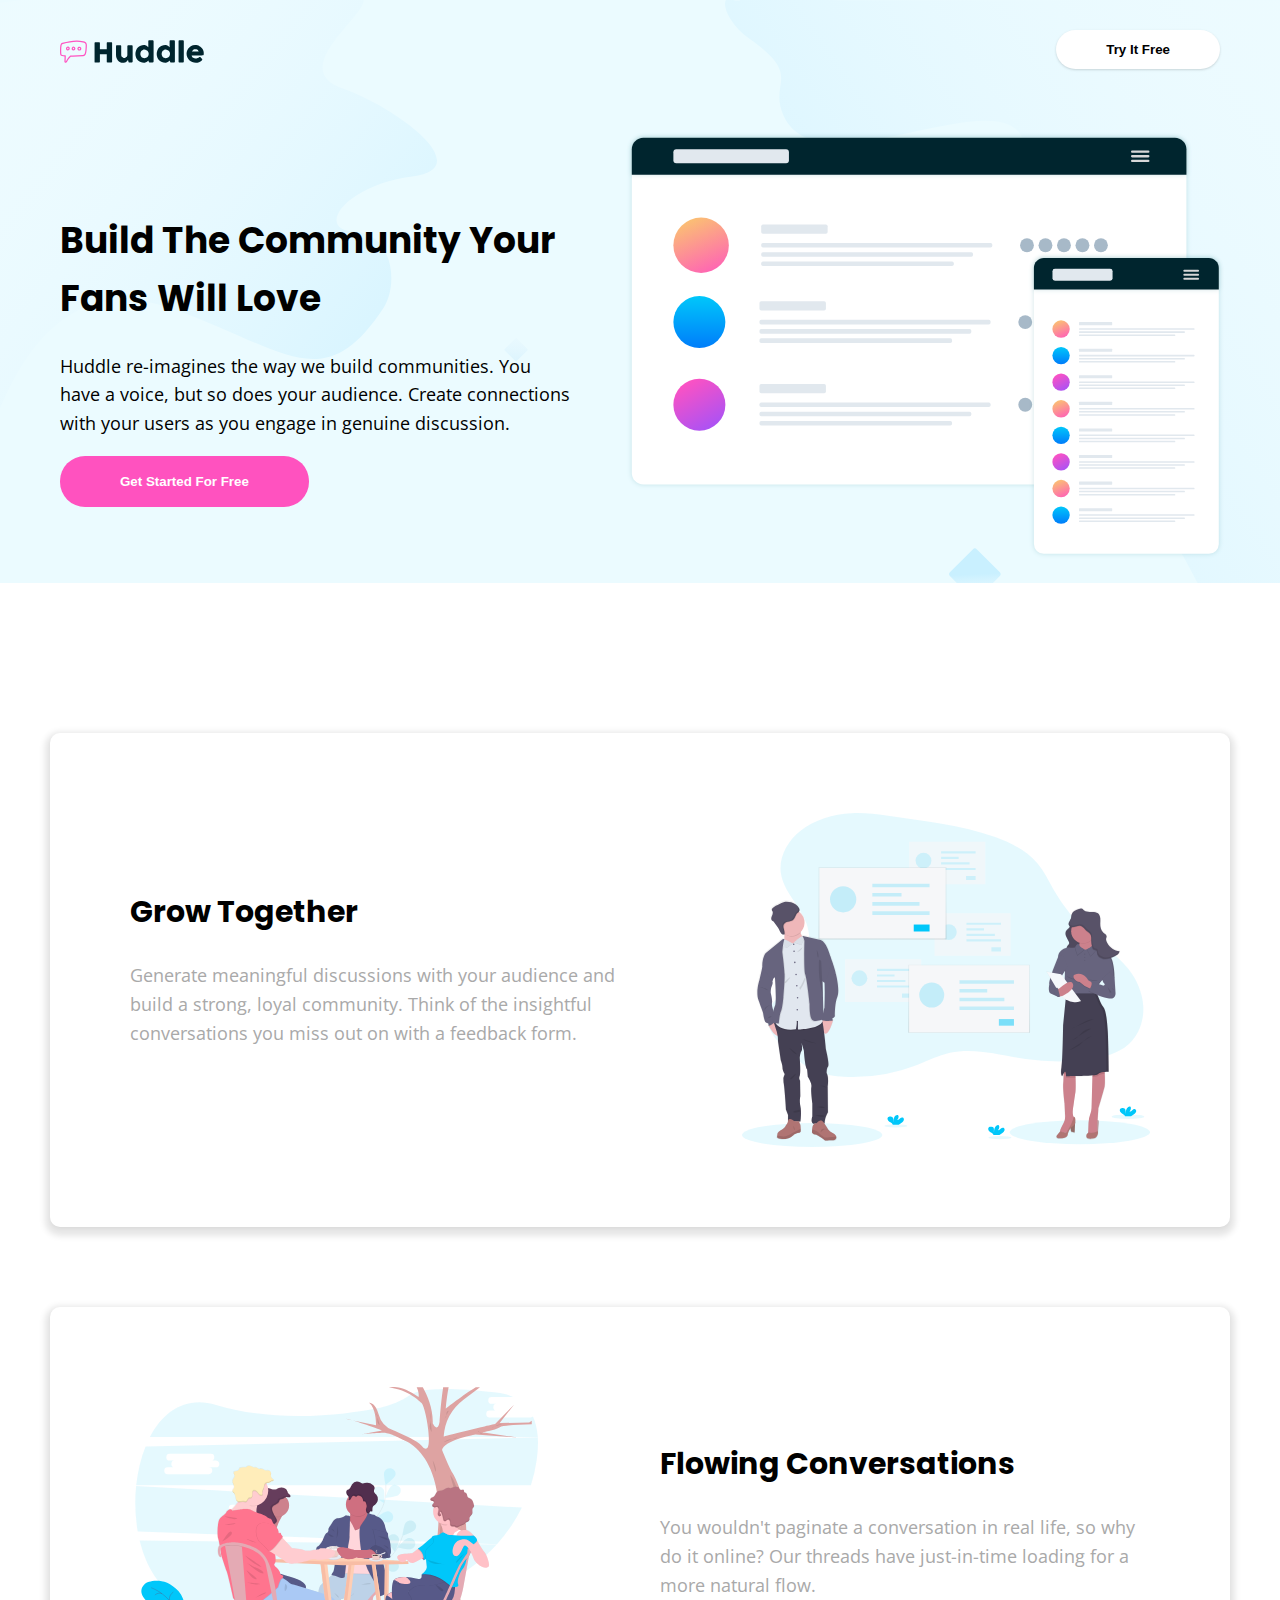
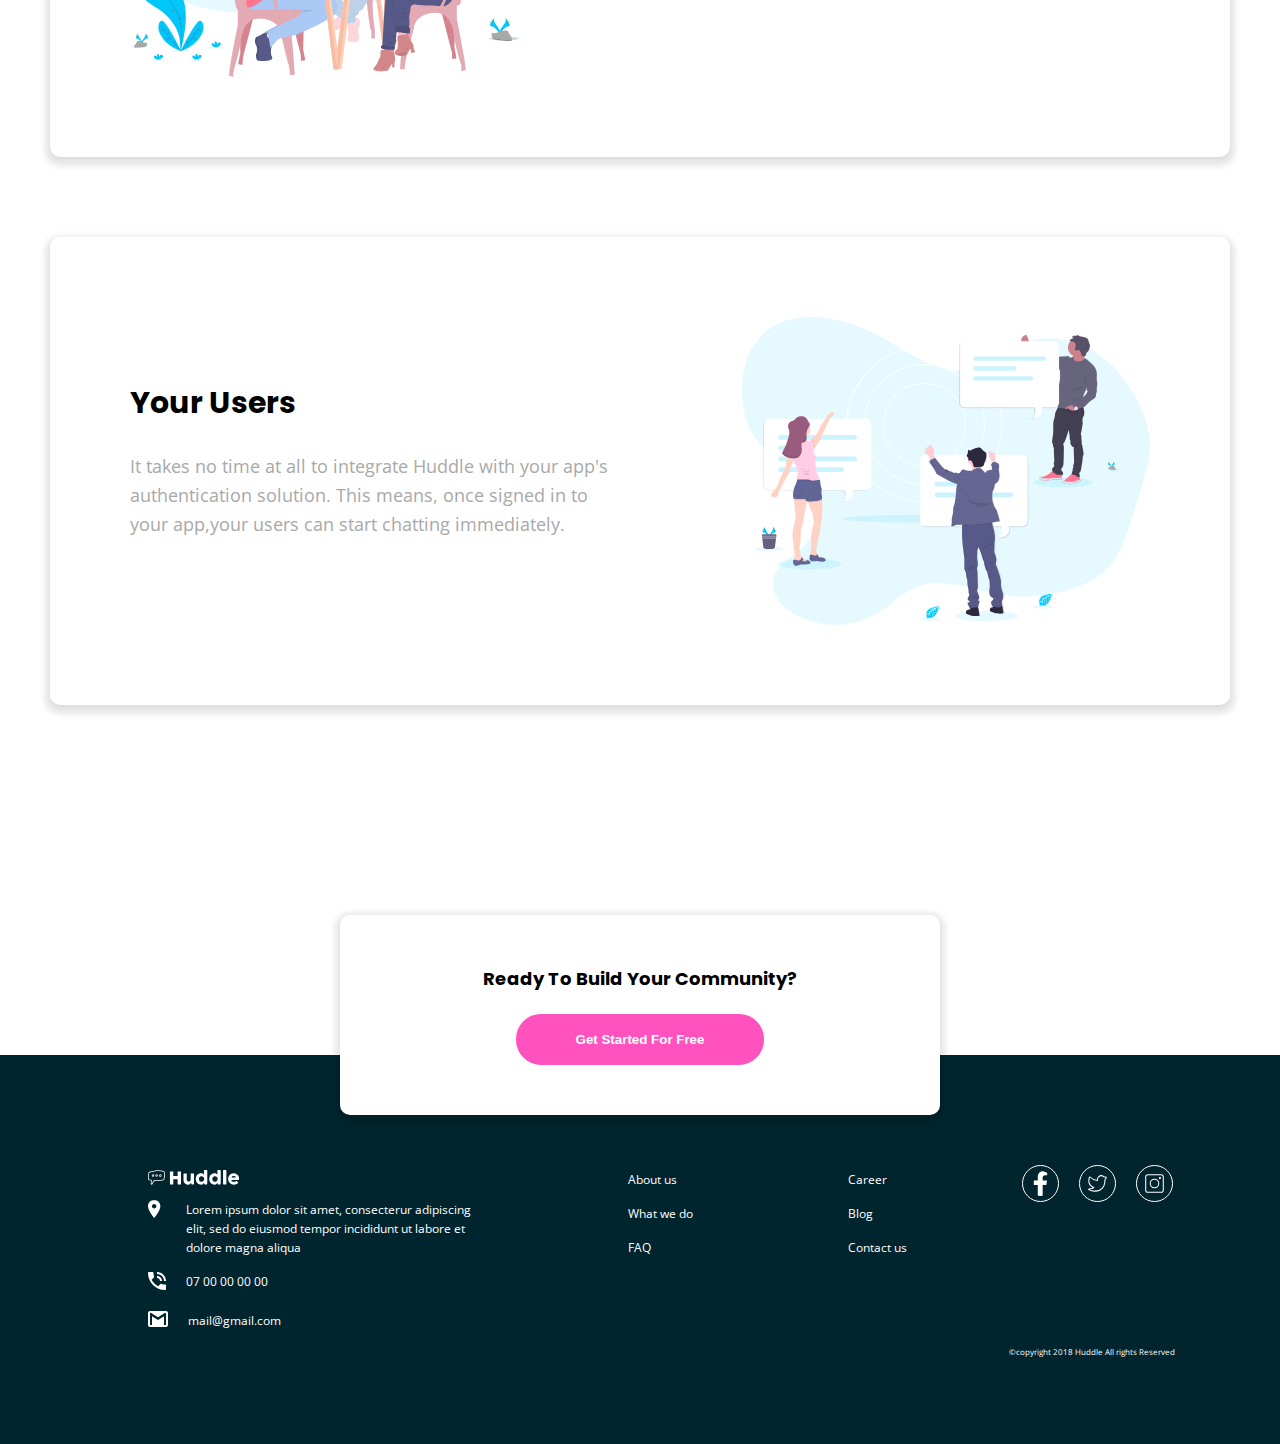
<file: index.html>
<!DOCTYPE html>
<html lang="en">
<head>
    <meta charset="UTF-8">
    <meta name="viewport" content="width=device-width, initial-scale=1.0">
    <link rel="stylesheet" href="footer.css" />
    <link rel="preconnect" href="https://fonts.googleapis.com" />
    <link rel="preconnect" href="https://fonts.gstatic.com" crossorigin />
    <link
      href="https://fonts.googleapis.com/css2?family=Open+Sans&display=swap"
      rel="stylesheet"
    />
    <link rel="preconnect" href="https://fonts.googleapis.com" />
    <link rel="preconnect" href="https://fonts.gstatic.com" crossorigin />
    <link
      href="https://fonts.googleapis.com/css2?family=Open+Sans&display=swap"
      rel="stylesheet"
    />
    <link rel="stylesheet" href="style.css" />
    <link rel="stylesheet" href="header.css" />
    <link
      href="https://fonts.googleapis.com/css2?family=Poppins:wght@100;400&display=swap"
      rel="stylesheet"
    />
    <title>Huddle | </title>
    <meta name="description" content="Huddle re-imagines the way we build communities. 
    You have a voice, but so does your audience. 
    Create connections with your users as you engage in genuine discussion.">
</head>
<body>
  <div class="allbutfooter">
    <header>
        <div class="header_haut">
          <div>
            <img src="images/logo.svg" class="logo" alt="Logo Huddle" />
          </div>
          <div>
            <button class="open-button" onclick="openForm()">Try It Free</button>
            <div class="form-popup" id="myForm">
                <div class="popup-content">
              <form action="" class="form-container">
                <div>
                  <button type="button" class="btn cancel" onclick="closeForm()">
                    ✖
                  </button>
                  <h2>Inscription</h2>
                </div>
  
                <div class="field">
                  <label for="lastname">Nom</label>
                  <input
                    placeholder="Renseignez votre nom"
                    type="text"
                    name="lastname"
                    id="lastname"
                  />
                </div>
                <div class="field">
                  <label for="firstname">Prénom</label>
                  <input
                    placeholder="Renseignez votre prénom"
                    type="text"
                    name="firstname"
                    id="firstname"
                  />
                </div>
  
                <label for="email"><b>Email</b></label>
                <input
                  type="text"
                  placeholder="Renseignez votre adresse mail"
                  name="email"
                  required
                  autocomplete="email"
                  id="email"
                />
  
                <label for="psw"><b>Mot de passe</b></label>
                <input
                  type="password"
                  placeholder="Choississez un mot de passe"
                  name="psw"
                  id="psw"
                  required
                />
                <button type="submit" class="btn">S'inscrire</button>
              </form>
            </div>
            </div>
          </div>
        </div>
        <div class="header_bas">
          <div class="bloc">
            <h1>Build The Community Your Fans Will Love</h1>
            <p>
              Huddle re-imagines the way we build communities. You have a voice,
              but so does your audience. Create connections with your users as you
              engage in genuine discussion.
            </p>
            <button class="pink-btn" alt="bouton commencer gratuitement">
              Get Started For Free
            </button>
          </div>
          <div class="grande_image">
            <img
              src="images/illustration_mockups.svg"
              id="image_mockup"
              alt="Image de mockup d'écran d'ordinateur et de téléphone"
            />
          </div>
        </div>
      </header>
      <div class="firstBox">
        <div class="textBox">
          <h2 class="title-card">Grow Together</h2>
          <h4 class="textContent">
            Generate meaningful discussions with your audience and build a strong,
            loyal community. Think of the insightful conversations you miss out on
            with a feedback form.
          </h4>
        </div>
        <img
          src="images/illustration_grow_together.svg"
          alt="Grow Together"
          class="img-card"
        />
      </div>
      <div class="secondBox">
        <div class="secondTextBox">
          <h2 class="title-card">Flowing Conversations</h2>
          <h4 class="textContent">
            You wouldn't paginate a conversation in real life, so why do it
            online? Our threads have just-in-time loading for a more natural flow.
          </h4>
        </div>
        <img
          src="images/illustration_flowing_conversation.svg"
          alt="Flowing Conversations"
          class="img-card"
        />
      </div>
      <div class="thirdBox">
        <div class="thirdTextBox">
          <h2 class="title-card">Your Users</h2>
          <h4 class="textContent">
            It takes no time at all to integrate Huddle with your app's
            authentication solution. This means, once signed in to your app,your
            users can start chatting immediately.
          </h4>
        </div>
        <img
          src="images/illustration_your_users.svg"
          alt="Your Users"
          class="img-card"
        />
      </div>
      <div class="floatContainer">
        <div class="floatMessage">
        Ready To Build Your Community?
      </div>
        <button id="sticky-btn">Get Started For Free</button>
      </div>
    </div>
    <footer>
        <div class="container">
          <div class="colun">
            <ul>
              <li>
                <svg
                  class="logo-huddle"
                  width="95"
                  viewBox="0 0 250 40"
                  xmlns="http://www.w3.org/2000/svg">
                  <g fill-rule="nonzero" fill="none">
                    <path
                      fill="#ffffff"
                      d="M27.967.879C20.242.875 12.182 2.615 4.047 4.872c-1.033.208-2.041.884-2.574 1.72C.983 7.38.805 8.171.652 9c-.79 4.428-.694 8.776-.53 13.594.036 1.103.2 2.41.715 3.205.538.803 1.46 1.313 2.561 1.48a95.99 95.99 0 0 0 4.232.525l-.312 8.698c-.048.692.29 1.267.71 1.598.376.286.795.413 1.225.445.86.065 1.869-.303 2.37-1.257 2.195-4.224 3.572-6.089 6.317-8.895 7.158.176 13.407-.222 20.482-.745 2.501-.065 4.218-2.11 4.672-3.743 1.357-4.232 1.568-9.456 1.712-14.737.061-2.093-.665-4.148-1.95-5.234-1.222-.991-2.702-1.35-4.058-1.718C35.031 1.363 31.263.905 27.967.879zm10.29 3.31c1.358.369 2.555.724 3.31 1.337 1.26 1.339 1.218 2.23 1.2 3.675-.142 5.122-.388 10.093-1.544 13.86-.498 1.405-1.366 2.405-3.006 2.556-7.208.533-13.462.945-20.707.739a1.032 1.032 0 0 0-.763.302c-3.044 3.074-4.601 5.21-6.921 9.676-.054.102-.171.164-.315.175-.097-.005-.136-.08-.142-.148l.314-9.432c.019-.509-.401-.995-.907-1.05a95.48 95.48 0 0 1-5.06-.62c-.726-.111-.994-.31-1.193-.606-.346-.825-.338-1.335-.365-2.128-.162-4.775-.242-8.948.491-13.1.068-.614.298-1.242.542-1.767.404-.632 1.023-.725 1.644-.897 7.956-2.197 15.74-3.84 23.068-3.845 3.592.13 7.364.49 10.354 1.273zm-27.479 8.09c-1.096 1.313-.987 3.096-.14 4.29.442.625 1.132 1.128 1.972 1.242 1.091.09 1.783-.352 2.53-.86 1.353-1.176 1.49-3.228.461-4.71-.524-.755-1.362-1.208-2.218-1.24-1.172.012-1.968.535-2.605 1.277zm11.856-1.072c-1.092.035-1.975.791-2.514 1.607-.617.933-.977 2.101-.478 3.246.96 2.203 4.277 2.176 5.6-.063.61-1.032.454-2.205 0-3.056-.452-.85-1.136-1.543-2.131-1.702a2.494 2.494 0 0 0-.477-.032zm9.625.207c-.34-.008-.69.024-1.018.111-1.312.35-2.429 1.704-2.26 3.437.086.872.487 1.722 1.21 2.308.723.585 1.773.847 2.88.62 1.272-.26 2.06-1.285 2.323-2.275.263-.99.197-1.999-.414-2.817a3.47 3.47 0 0 0-2.72-1.384zm-18.965 1.623c.245.002.438.08.637.366.445.642.321 1.615-.128 2.005-.447.39-.726.424-.922.398-.196-.027-.395-.162-.573-.414-.34-.48-.44-1.256.007-1.81.238-.316.675-.513.98-.545zm9.483.223c.038.006.464.253.668.636.204.383.242.739.048 1.066-.577.976-1.804.712-1.99.287-.07-.162-.017-.813.32-1.32.335-.509.757-.7.954-.67zm10.564.748c.062.083.213.64.096 1.082-.118.442-.31.715-.78.811-.602.124-.94 0-1.193-.207-.254-.205-.425-.552-.462-.923-.09-.92.24-1.133.764-1.273.61-.15 1.3.112 1.575.51z"
                      fill="#FF52C1"/>
                    <path
                      fill="#ffffff"
                      d="M57.61 4.996c.016-.26.111-.494.287-.701a.875.875 0 0 1 .701-.31h6.826c.23 0 .467.096.712.287a.883.883 0 0 1 .368.724v10.893h11.421V4.996c0-.276.096-.513.287-.712.192-.2.44-.3.747-.3h6.734c.306 0 .574.077.804.23.23.154.345.399.345.736V37.1c0 .337-.1.59-.3.758-.198.169-.459.253-.78.253h-6.803c-.306 0-.555-.084-.747-.253-.191-.168-.287-.42-.287-.758V24.047H66.504V37.1c0 .322-.104.57-.31.747-.207.176-.487.264-.84.264h-6.756c-.643 0-.972-.299-.988-.896V4.996zm62.875 32.725c-.199.168-.41.275-.632.321a3.123 3.123 0 0 1-.631.07h-3.47c-.276 0-.514-.05-.713-.15-.2-.1-.368-.234-.506-.402a2.384 2.384 0 0 1-.344-.575 4.884 4.884 0 0 1-.23-.666l-.712-2.942c-.23.475-.563 1.015-1 1.62a8.495 8.495 0 0 1-1.666 1.7c-.674.53-1.479.974-2.413 1.334-.935.36-2.007.54-3.218.54-1.746 0-3.332-.337-4.757-1.011a10.904 10.904 0 0 1-3.642-2.758c-1.003-1.164-1.781-2.524-2.332-4.08-.552-1.554-.828-3.213-.828-4.974V10.695c0-.582.127-1.022.38-1.321.252-.299.654-.448 1.206-.448h5.308c.66 0 1.111.11 1.356.333.245.222.368.655.368 1.298v14.96c0 .66.15 1.284.448 1.874.299.59.693 1.11 1.184 1.562.49.452 1.045.809 1.666 1.069.62.26 1.252.39 1.896.39.551 0 1.122-.13 1.712-.39a6.361 6.361 0 0 0 1.631-1.046c.498-.436.908-.95 1.23-1.54.322-.59.482-1.214.482-1.872V10.626c0-.26.05-.52.15-.781.1-.26.249-.46.448-.598.199-.122.387-.206.563-.252.176-.046.38-.07.609-.07h5.194c.658 0 1.133.162 1.424.483.291.322.437.751.437 1.287v25.716c0 .29-.065.559-.195.804s-.31.437-.54.574l.137-.068zm26.681-3.172c-.414.414-.87.858-1.367 1.333-.498.475-1.046.92-1.643 1.333a9.3 9.3 0 0 1-1.93 1.023 6.097 6.097 0 0 1-2.23.402c-2.083 0-4.002-.39-5.757-1.172a13.777 13.777 0 0 1-4.527-3.206c-1.264-1.356-2.252-2.953-2.964-4.792-.713-1.838-1.069-3.814-1.069-5.929 0-2.13.356-4.11 1.069-5.94.712-1.83 1.7-3.424 2.964-4.78a13.635 13.635 0 0 1 4.527-3.194c1.755-.774 3.674-1.161 5.757-1.161.843 0 1.613.123 2.31.368a8.51 8.51 0 0 1 1.907.942c.575.383 1.103.816 1.586 1.298.482.483.938.954 1.367 1.414V1.985c0-.49.15-.903.448-1.24.299-.338.747-.506 1.345-.506h5.17c.2 0 .41.042.632.126.222.085.425.203.61.357.183.153.332.337.447.551.115.215.173.452.173.712v34.357c0 1.18-.62 1.77-1.862 1.77h-4.504c-.306 0-.544-.04-.712-.116a1.13 1.13 0 0 1-.426-.333 2.319 2.319 0 0 1-.31-.551 17.13 17.13 0 0 0-.344-.77l-.667-1.793zm-13.214-11.008a8.39 8.39 0 0 0 .471 2.839c.314.88.762 1.643 1.345 2.286a6.384 6.384 0 0 0 2.102 1.528c.82.376 1.728.563 2.724.563.98 0 1.903-.176 2.769-.528a7.058 7.058 0 0 0 2.263-1.46 7.256 7.256 0 0 0 1.552-2.194c.39-.843.609-1.747.655-2.712v-.322a7.26 7.26 0 0 0-.552-2.803 7.427 7.427 0 0 0-1.528-2.344 7.242 7.242 0 0 0-2.298-1.597 6.977 6.977 0 0 0-2.861-.586c-.996 0-1.904.195-2.724.586-.82.39-1.52.923-2.102 1.597a7.236 7.236 0 0 0-1.345 2.344 8.35 8.35 0 0 0-.47 2.803zm48.72 11.008c-.414.414-.87.858-1.368 1.333-.498.475-1.046.92-1.643 1.333a9.3 9.3 0 0 1-1.93 1.023 6.097 6.097 0 0 1-2.23.402c-2.083 0-4.002-.39-5.756-1.172a13.777 13.777 0 0 1-4.528-3.206c-1.263-1.356-2.252-2.953-2.964-4.792-.712-1.838-1.069-3.814-1.069-5.929 0-2.13.357-4.11 1.069-5.94s1.7-3.424 2.964-4.78a13.635 13.635 0 0 1 4.528-3.194c1.754-.774 3.673-1.161 5.756-1.161.843 0 1.613.123 2.31.368a8.51 8.51 0 0 1 1.907.942c.575.383 1.103.816 1.586 1.298.483.483.938.954 1.367 1.414V1.985c0-.49.15-.903.448-1.24.3-.338.747-.506 1.345-.506h5.17c.2 0 .41.042.632.126.223.085.426.203.61.357.183.153.333.337.448.551.114.215.172.452.172.712v34.357c0 1.18-.62 1.77-1.862 1.77h-4.504c-.306 0-.544-.04-.712-.116a1.13 1.13 0 0 1-.425-.333 2.319 2.319 0 0 1-.31-.551 17.13 17.13 0 0 0-.345-.77l-.667-1.793zm-13.215-11.008a8.39 8.39 0 0 0 .471 2.839c.315.88.763 1.643 1.345 2.286a6.384 6.384 0 0 0 2.103 1.528c.82.376 1.727.563 2.723.563.98 0 1.903-.176 2.769-.528a7.058 7.058 0 0 0 2.264-1.46 7.256 7.256 0 0 0 1.55-2.194c.391-.843.61-1.747.656-2.712v-.322a7.26 7.26 0 0 0-.552-2.803 7.427 7.427 0 0 0-1.528-2.344 7.242 7.242 0 0 0-2.298-1.597 6.977 6.977 0 0 0-2.861-.586c-.996 0-1.904.195-2.723.586-.82.39-1.521.923-2.103 1.597a7.236 7.236 0 0 0-1.345 2.344 8.35 8.35 0 0 0-.47 2.803zM197.61 2.008c0-.49.122-.903.367-1.24.246-.338.667-.506 1.264-.506h5.63c.154 0 .315.042.483.126a1.7 1.7 0 0 1 .471.357c.146.153.268.337.368.551.1.215.15.452.15.712v34.334c0 .582-.165 1.022-.495 1.321-.329.299-.754.448-1.275.448h-5.332c-.597 0-1.018-.15-1.264-.448-.245-.299-.367-.74-.367-1.321V2.008zm38.7 32.61a15.31 15.31 0 0 1-4.55 2.907 13.87 13.87 0 0 1-5.355 1.046c-2.1 0-4.083-.383-5.952-1.15a15.494 15.494 0 0 1-4.918-3.182 15.273 15.273 0 0 1-3.355-4.792c-.828-1.838-1.241-3.837-1.241-5.998 0-1.348.164-2.654.494-3.918a15.45 15.45 0 0 1 1.402-3.55 15.055 15.055 0 0 1 2.206-3.045 13.957 13.957 0 0 1 2.907-2.379 14.327 14.327 0 0 1 3.493-1.54 14.084 14.084 0 0 1 3.975-.551c1.272 0 2.505.169 3.7.506 1.195.337 2.318.812 3.367 1.424 1.05.613 2.01 1.349 2.884 2.207a14.896 14.896 0 0 1 2.252 2.815 13.58 13.58 0 0 1 1.46 3.263c.344 1.157.517 2.348.517 3.573 0 .797-.012 1.448-.035 1.954-.023.505-.142.908-.356 1.206-.215.3-.57.506-1.069.62-.498.116-1.23.173-2.194.173h-16.546c.153.98.463 1.8.93 2.46a5.842 5.842 0 0 0 1.62 1.573c.613.391 1.264.67 1.954.84a8.24 8.24 0 0 0 1.953.252c.552 0 1.118-.058 1.7-.172a12.179 12.179 0 0 0 1.69-.46 9.557 9.557 0 0 0 1.493-.667c.452-.252.816-.517 1.092-.792.245-.2.456-.349.632-.449.176-.1.364-.149.563-.149.2 0 .402.07.61.207a4.8 4.8 0 0 1 .7.597l2.436 2.758c.168.2.276.38.322.54.046.161.069.326.069.494 0 .307-.085.571-.253.793a2.89 2.89 0 0 1-.598.586zm-11.054-19.143c-.598 0-1.176.119-1.735.356a6.547 6.547 0 0 0-1.575.954c-.49.398-.93.85-1.321 1.356a8.315 8.315 0 0 0-.954 1.54h11.743a13.536 13.536 0 0 0-1.045-1.655 7.081 7.081 0 0 0-1.287-1.333 5.558 5.558 0 0 0-1.655-.896c-.62-.215-1.344-.322-2.171-.322z"
                      fill="#00252E"/>
                  </g>
                </svg>
              </li>
              <li>
                <a href="https://googlemaps.com" class="lien-maps">
                  <svg xmlns="http://www.w3.org/2000/svg" width="18" height="18">
                    <path
                      d="M6.188 0C2.74 0 0 2.79 0 6.3 0 10.98 6.188 18 6.188 18s6.187-7.02 6.187-11.7c0-3.51-2.74-6.3-6.188-6.3zm0 8.55c-1.238 0-2.21-.99-2.21-2.25s.972-2.25 2.21-2.25c1.237 0 2.21.99 2.21 2.25s-.973 2.25-2.21 2.25z"
                      fill="#FFF" fill-rule="evenodd"/>
                  </svg>
                </a>
                Lorem ipsum dolor sit amet, consecterur adipiscing elit, sed do eiusmod tempor incididunt ut labore et dolore magna aliqua
              <li>
                <a href="tel:00000000">
                  <svg xmlns="http://www.w3.org/2000/svg" width="18" height="18">
                    <path
                      d="M17 12.5c-1.2 0-2.4-.2-3.6-.6-.3-.1-.7 0-1 .2l-2.2 2.2c-2.8-1.4-5.1-3.8-6.6-6.6l2.2-2.2c.3-.3.4-.7.2-1-.3-1.1-.5-2.3-.5-3.5 0-.6-.4-1-1-1H1C.4 0 0 .4 0 1c0 9.4 7.6 17 17 17 .6 0 1-.4 1-1v-3.5c0-.6-.4-1-1-1zM16 9h2c0-5-4-9-9-9v2c3.9 0 7 3.1 7 7zm-4 0h2c0-2.8-2.2-5-5-5v2c1.7 0 3 1.3 3 3z"
                      fill="#FFF"
                      fill-rule="evenodd"/>
                      </svg>
                    </a>
                07 00 00 00 00
              </li>
              <li>
                <a href="mailto:mail@gmail.com">
                  <svg xmlns="http://www.w3.org/2000/svg" width="20" height="18">
                    <path
                      d="M18 0H2C.9 0 0 .9 0 2v12c0 1.1.9 2 2 2h16c1.1 0 2-.9 2-2V2c0-1.1-.9-2-2-2zm0 14h-2V5.2L10 9 4 5.2V14H2V2h1.2L10 6.2 16.8 2H18v12z"
                      fill="#FFF"
                      fill-rule="evenodd"/>
                      </svg>
                    </a>
                mail@gmail.com
              </li>
            </ul>
          </div>
          <div class="coldeux">
            <ul>
              <li><a href="">About us</a></li>
              <li><a href=""> What we do </a></li>
              <li><a href="">FAQ</a></li>
            </ul>
          </div>
          <div class="coltrois">
            <ul>
              <li><a href="">Career</a></li>
              <li><a href="">Blog</a></li>
              <li><a href=""> Contact us </a></li>
            </ul>
          </div>
          <div class="colquatre">
            <a href="https://www.facebook.com/" target="_blank" ><svg class="svgSM" stroke="currentColor" fill="currentColor" stroke-width="0" viewBox="0 0 320 512" height="25px" width="25px" xmlns="http://www.w3.org/2000/svg"><path d="M279.14 288l14.22-92.66h-88.91v-60.13c0-25.35 12.42-50.06 52.24-50.06h40.42V6.26S260.43 0 225.36 0c-73.22 0-121.08 44.38-121.08 124.72v70.62H22.89V288h81.39v224h100.17V288z"></path></svg></a>
            <a href="https://twitter.com/" target="_blank" ><svg class="svgSM" stroke="currentColor" fill="currentColor" stroke-width="0" viewBox="0 0 24 24" height="25px" width="25px" xmlns="http://www.w3.org/2000/svg"><g id="Twitter"><path d="M19.913,5.322a1.034,1.034,0,0,1,.837,1.629L19.708,8.432c-.064,5.086-1.765,8.539-5.056,10.264A10.917,10.917,0,0,1,9.6,19.835a12.233,12.233,0,0,1-6.2-1.524.76.76,0,0,1-.317-.8.768.768,0,0,1,.63-.6,20.6,20.6,0,0,0,3.745-.886C2,13.5,3.19,7.824,3.71,6.081a1.028,1.028,0,0,1,1.729-.422,9.931,9.931,0,0,0,5.995,2.95A4.188,4.188,0,0,1,12.725,5.3a4.125,4.125,0,0,1,5.7.02ZM4.521,17.794c1.862.872,6.226,1.819,9.667.016,2.955-1.549,4.476-4.732,4.521-9.461a.771.771,0,0,1,.142-.436l1.081-1.538-.041-.053c-.518-.007-1.029-.014-1.55,0a.835.835,0,0,1-.547-.221,3.13,3.13,0,0,0-4.383-.072,3.174,3.174,0,0,0-.935,2.87.646.646,0,0,1-.154.545.591.591,0,0,1-.516.205A10.924,10.924,0,0,1,4.722,6.354c-.67,2.078-1.52,7.094,3.869,9.065a.632.632,0,0,1,.416.538.625.625,0,0,1-.3.6A13.178,13.178,0,0,1,4.521,17.794ZM11.875,8.65h0Zm7.793-.161,0,0Z"></path></g></svg></a>
            <a href="https://www.instagram.com/" target="_blank"><svg class="svgSM" stroke="currentColor" fill="currentColor" stroke-width="0" viewBox="0 0 24 24" height="25px" width="25px" xmlns="http://www.w3.org/2000/svg"><g id="Instagram"><g><path d="M18.437,20.937H5.563a2.5,2.5,0,0,1-2.5-2.5V5.563a2.5,2.5,0,0,1,2.5-2.5H18.437a2.5,2.5,0,0,1,2.5,2.5V18.437A2.5,2.5,0,0,1,18.437,20.937ZM5.563,4.063a1.5,1.5,0,0,0-1.5,1.5V18.437a1.5,1.5,0,0,0,1.5,1.5H18.437a1.5,1.5,0,0,0,1.5-1.5V5.563a1.5,1.5,0,0,0-1.5-1.5Z"></path><path d="M12,16.594A4.595,4.595,0,1,1,16.6,12,4.6,4.6,0,0,1,12,16.594ZM12,8.4A3.595,3.595,0,1,0,15.6,12,3.6,3.6,0,0,0,12,8.4Z"></path><circle cx="17.2" cy="6.83" r="1.075"></circle></g></g></svg></a>
          </div>
        </div>
        <p class="copyright">©copyright 2018 Huddle All rights Reserved</p>
      </footer> 
</body>
<script src="script.js"></script>
</html>
</file>
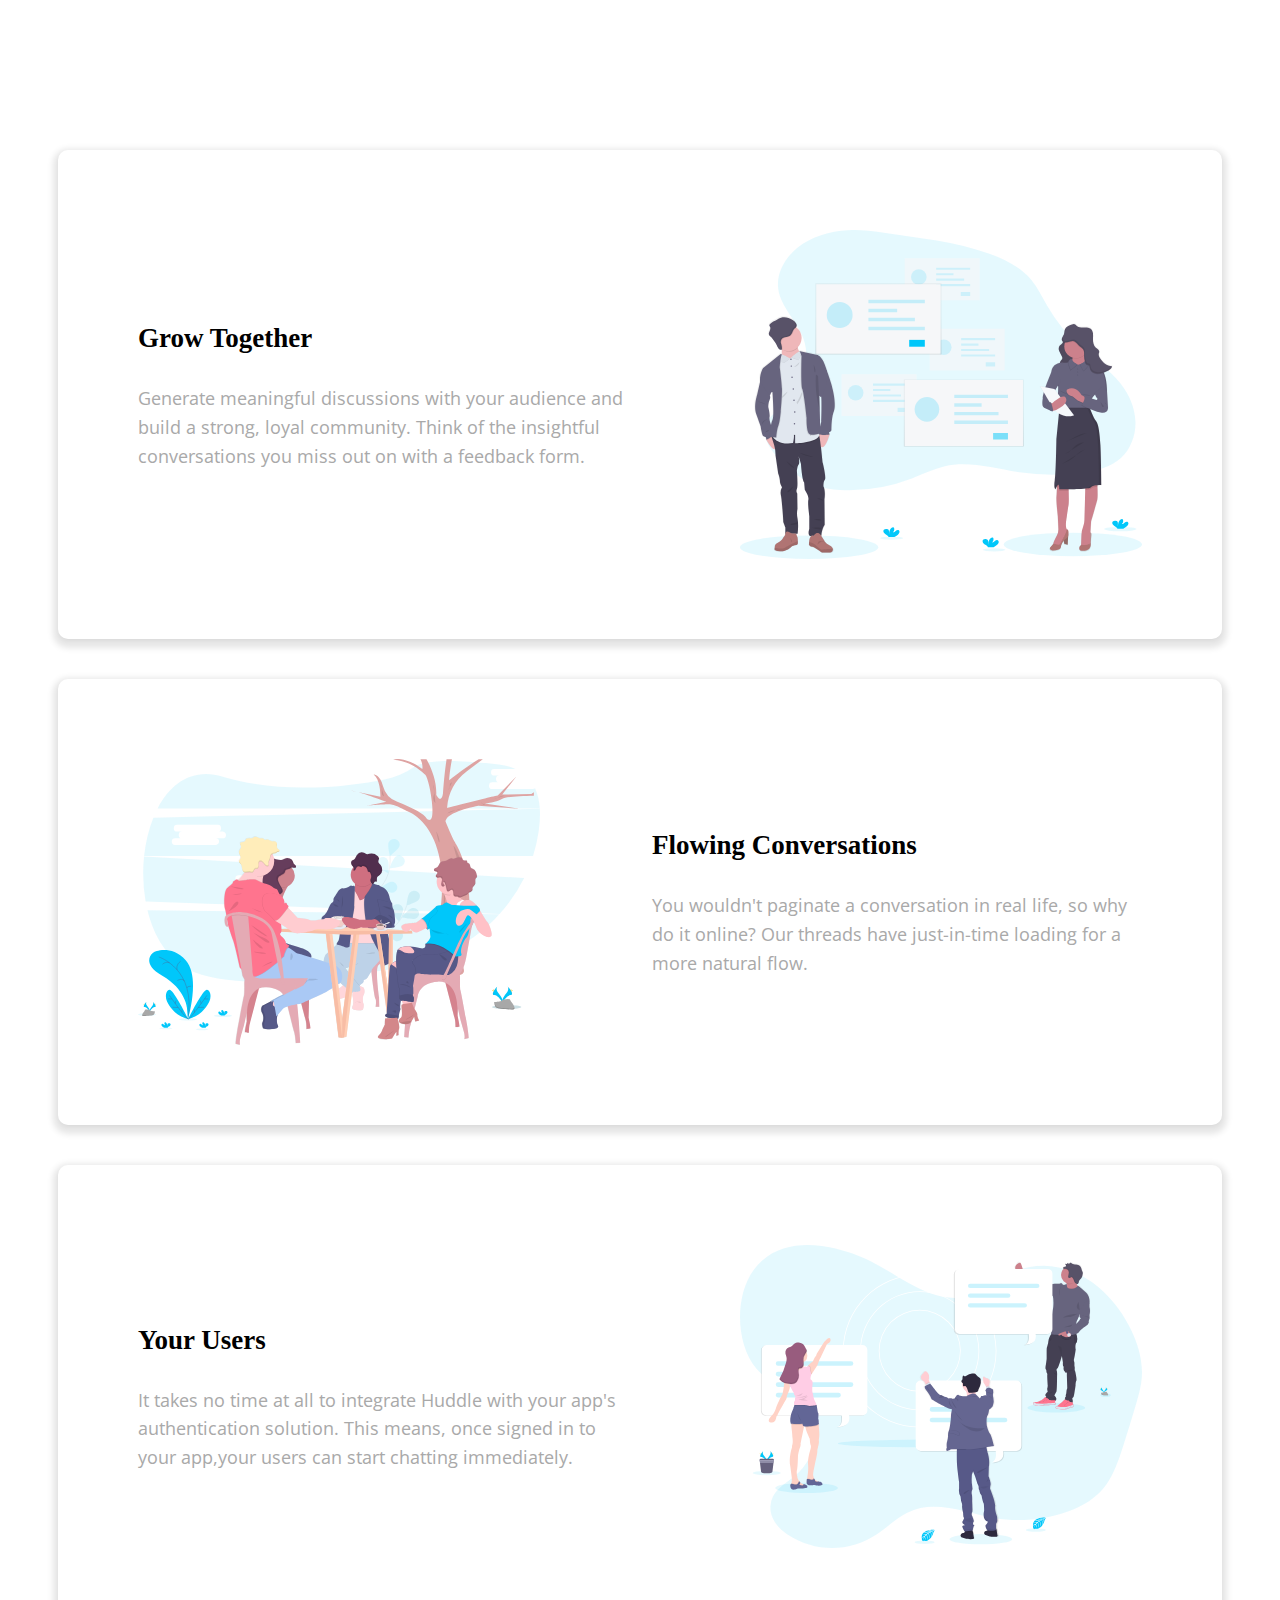
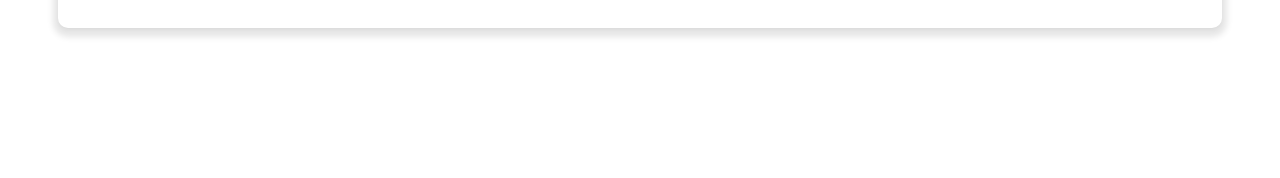
<file: body.html>
<!DOCTYPE html>
<html lang="en">
  <head>
    <meta charset="UTF-8" />
    <meta name="viewport" content="width=device-width, initial-scale=1.0" />
    <title>Document</title>
    <link rel="preconnect" href="https://fonts.googleapis.com" />
    <link rel="preconnect" href="https://fonts.gstatic.com" crossorigin />
    <link
      href="https://fonts.googleapis.com/css2?family=Open+Sans&display=swap"
      rel="stylesheet"
    />
    <link rel="stylesheet" href="style.css" />
  </head>

  <body>
    <div class="firstBox">
      <div class="textBox">
        <h2 class="title-card">Grow Together</h2>
        <h4 class="textContent">
          Generate meaningful discussions with your audience and build a strong,
          loyal community. Think of the insightful conversations you miss out on
          with a feedback form.
        </h4>
      </div>
      <img
        src="images/illustration_grow_together.svg"
        alt="Grow Together"
        class="img-card"
      />
    </div>
    <div class="secondBox">
      <div class="secondTextBox">
        <h2 class="title-card">Flowing Conversations</h2>
        <h4 class="textContent">
          You wouldn't paginate a conversation in real life, so why do it
          online? Our threads have just-in-time loading for a more natural flow.
        </h4>
      </div>
      <img
        src="images/illustration_flowing_conversation.svg"
        alt="Flowing Conversations"
        class="img-card"
      />
    </div>
    <div class="thirdBox">
      <div class="thirdTextBox">
        <h2 class="title-card">Your Users</h2>
        <h4 class="textContent">
          It takes no time at all to integrate Huddle with your app's
          authentication solution. This means, once signed in to your app,your
          users can start chatting immediately.
        </h4>
      </div>
      <img
        src="images/illustration_your_users.svg"
        alt="Your Users"
        class="img-card"
      />
    </div>
  </body>
</html>
</file>
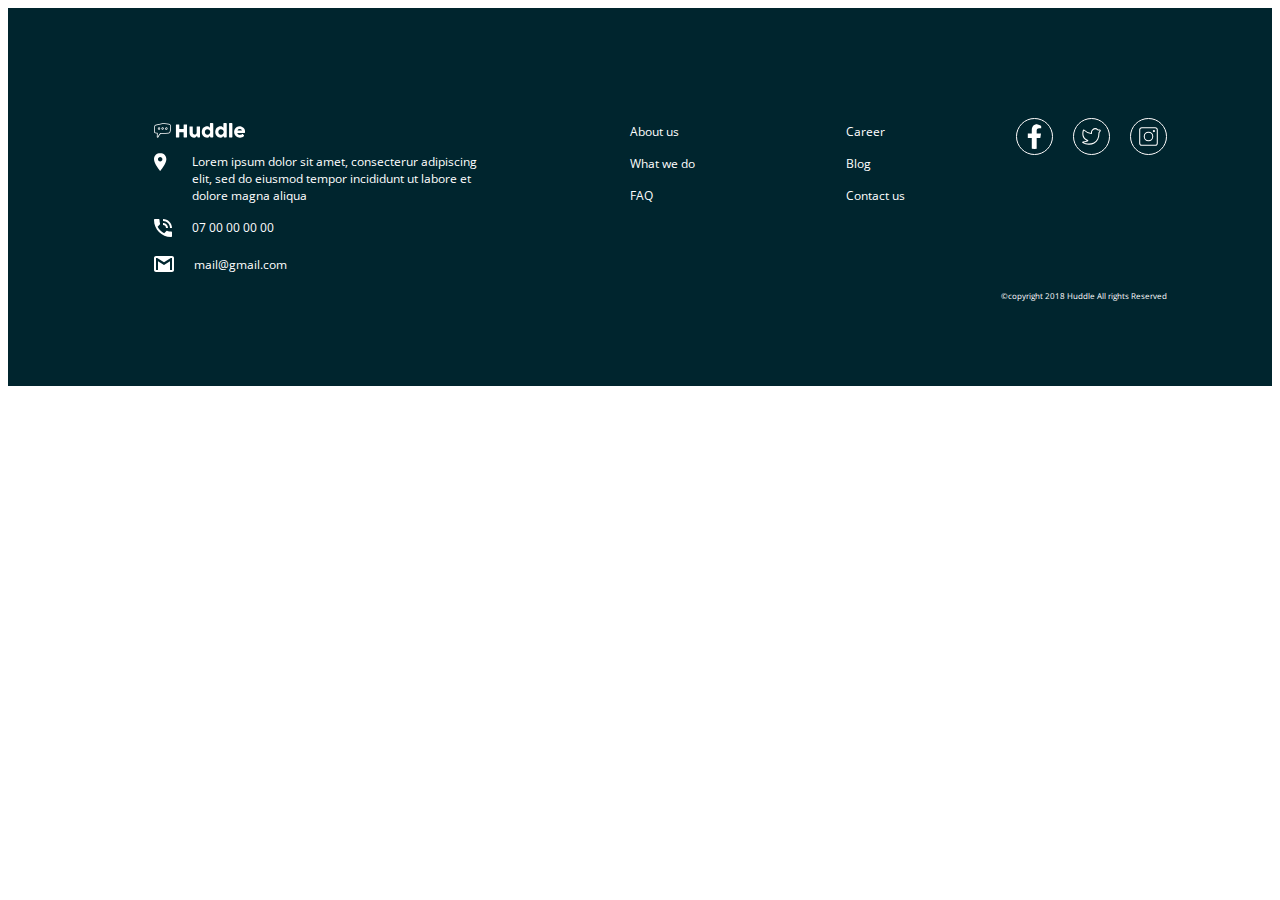
<file: footer.html>
<!DOCTYPE html>
<html lang="en">
  <head>
    <meta charset="UTF-8" />
    <meta name="viewport" content="width=device-width, initial-scale=1.0" />
    <title>Document</title>
    <link rel="stylesheet" href="footer.css" />
    <link rel="preconnect" href="https://fonts.googleapis.com" />
    <link rel="preconnect" href="https://fonts.gstatic.com" crossorigin />
    <link
      href="https://fonts.googleapis.com/css2?family=Open+Sans&display=swap"
      rel="stylesheet"
    />
  </head>

  <body>
    <footer>
      <div class="container">
        <div class="colun">
          <ul>
            <li>
              <svg
                class="logo-huddle"
                width="95"
                viewBox="0 0 250 40"
                xmlns="http://www.w3.org/2000/svg">
                <g fill-rule="nonzero" fill="none">
                  <path
                    fill="#ffffff"
                    d="M27.967.879C20.242.875 12.182 2.615 4.047 4.872c-1.033.208-2.041.884-2.574 1.72C.983 7.38.805 8.171.652 9c-.79 4.428-.694 8.776-.53 13.594.036 1.103.2 2.41.715 3.205.538.803 1.46 1.313 2.561 1.48a95.99 95.99 0 0 0 4.232.525l-.312 8.698c-.048.692.29 1.267.71 1.598.376.286.795.413 1.225.445.86.065 1.869-.303 2.37-1.257 2.195-4.224 3.572-6.089 6.317-8.895 7.158.176 13.407-.222 20.482-.745 2.501-.065 4.218-2.11 4.672-3.743 1.357-4.232 1.568-9.456 1.712-14.737.061-2.093-.665-4.148-1.95-5.234-1.222-.991-2.702-1.35-4.058-1.718C35.031 1.363 31.263.905 27.967.879zm10.29 3.31c1.358.369 2.555.724 3.31 1.337 1.26 1.339 1.218 2.23 1.2 3.675-.142 5.122-.388 10.093-1.544 13.86-.498 1.405-1.366 2.405-3.006 2.556-7.208.533-13.462.945-20.707.739a1.032 1.032 0 0 0-.763.302c-3.044 3.074-4.601 5.21-6.921 9.676-.054.102-.171.164-.315.175-.097-.005-.136-.08-.142-.148l.314-9.432c.019-.509-.401-.995-.907-1.05a95.48 95.48 0 0 1-5.06-.62c-.726-.111-.994-.31-1.193-.606-.346-.825-.338-1.335-.365-2.128-.162-4.775-.242-8.948.491-13.1.068-.614.298-1.242.542-1.767.404-.632 1.023-.725 1.644-.897 7.956-2.197 15.74-3.84 23.068-3.845 3.592.13 7.364.49 10.354 1.273zm-27.479 8.09c-1.096 1.313-.987 3.096-.14 4.29.442.625 1.132 1.128 1.972 1.242 1.091.09 1.783-.352 2.53-.86 1.353-1.176 1.49-3.228.461-4.71-.524-.755-1.362-1.208-2.218-1.24-1.172.012-1.968.535-2.605 1.277zm11.856-1.072c-1.092.035-1.975.791-2.514 1.607-.617.933-.977 2.101-.478 3.246.96 2.203 4.277 2.176 5.6-.063.61-1.032.454-2.205 0-3.056-.452-.85-1.136-1.543-2.131-1.702a2.494 2.494 0 0 0-.477-.032zm9.625.207c-.34-.008-.69.024-1.018.111-1.312.35-2.429 1.704-2.26 3.437.086.872.487 1.722 1.21 2.308.723.585 1.773.847 2.88.62 1.272-.26 2.06-1.285 2.323-2.275.263-.99.197-1.999-.414-2.817a3.47 3.47 0 0 0-2.72-1.384zm-18.965 1.623c.245.002.438.08.637.366.445.642.321 1.615-.128 2.005-.447.39-.726.424-.922.398-.196-.027-.395-.162-.573-.414-.34-.48-.44-1.256.007-1.81.238-.316.675-.513.98-.545zm9.483.223c.038.006.464.253.668.636.204.383.242.739.048 1.066-.577.976-1.804.712-1.99.287-.07-.162-.017-.813.32-1.32.335-.509.757-.7.954-.67zm10.564.748c.062.083.213.64.096 1.082-.118.442-.31.715-.78.811-.602.124-.94 0-1.193-.207-.254-.205-.425-.552-.462-.923-.09-.92.24-1.133.764-1.273.61-.15 1.3.112 1.575.51z"
                    fill="#FF52C1"/>
                  <path
                    fill="#ffffff"
                    d="M57.61 4.996c.016-.26.111-.494.287-.701a.875.875 0 0 1 .701-.31h6.826c.23 0 .467.096.712.287a.883.883 0 0 1 .368.724v10.893h11.421V4.996c0-.276.096-.513.287-.712.192-.2.44-.3.747-.3h6.734c.306 0 .574.077.804.23.23.154.345.399.345.736V37.1c0 .337-.1.59-.3.758-.198.169-.459.253-.78.253h-6.803c-.306 0-.555-.084-.747-.253-.191-.168-.287-.42-.287-.758V24.047H66.504V37.1c0 .322-.104.57-.31.747-.207.176-.487.264-.84.264h-6.756c-.643 0-.972-.299-.988-.896V4.996zm62.875 32.725c-.199.168-.41.275-.632.321a3.123 3.123 0 0 1-.631.07h-3.47c-.276 0-.514-.05-.713-.15-.2-.1-.368-.234-.506-.402a2.384 2.384 0 0 1-.344-.575 4.884 4.884 0 0 1-.23-.666l-.712-2.942c-.23.475-.563 1.015-1 1.62a8.495 8.495 0 0 1-1.666 1.7c-.674.53-1.479.974-2.413 1.334-.935.36-2.007.54-3.218.54-1.746 0-3.332-.337-4.757-1.011a10.904 10.904 0 0 1-3.642-2.758c-1.003-1.164-1.781-2.524-2.332-4.08-.552-1.554-.828-3.213-.828-4.974V10.695c0-.582.127-1.022.38-1.321.252-.299.654-.448 1.206-.448h5.308c.66 0 1.111.11 1.356.333.245.222.368.655.368 1.298v14.96c0 .66.15 1.284.448 1.874.299.59.693 1.11 1.184 1.562.49.452 1.045.809 1.666 1.069.62.26 1.252.39 1.896.39.551 0 1.122-.13 1.712-.39a6.361 6.361 0 0 0 1.631-1.046c.498-.436.908-.95 1.23-1.54.322-.59.482-1.214.482-1.872V10.626c0-.26.05-.52.15-.781.1-.26.249-.46.448-.598.199-.122.387-.206.563-.252.176-.046.38-.07.609-.07h5.194c.658 0 1.133.162 1.424.483.291.322.437.751.437 1.287v25.716c0 .29-.065.559-.195.804s-.31.437-.54.574l.137-.068zm26.681-3.172c-.414.414-.87.858-1.367 1.333-.498.475-1.046.92-1.643 1.333a9.3 9.3 0 0 1-1.93 1.023 6.097 6.097 0 0 1-2.23.402c-2.083 0-4.002-.39-5.757-1.172a13.777 13.777 0 0 1-4.527-3.206c-1.264-1.356-2.252-2.953-2.964-4.792-.713-1.838-1.069-3.814-1.069-5.929 0-2.13.356-4.11 1.069-5.94.712-1.83 1.7-3.424 2.964-4.78a13.635 13.635 0 0 1 4.527-3.194c1.755-.774 3.674-1.161 5.757-1.161.843 0 1.613.123 2.31.368a8.51 8.51 0 0 1 1.907.942c.575.383 1.103.816 1.586 1.298.482.483.938.954 1.367 1.414V1.985c0-.49.15-.903.448-1.24.299-.338.747-.506 1.345-.506h5.17c.2 0 .41.042.632.126.222.085.425.203.61.357.183.153.332.337.447.551.115.215.173.452.173.712v34.357c0 1.18-.62 1.77-1.862 1.77h-4.504c-.306 0-.544-.04-.712-.116a1.13 1.13 0 0 1-.426-.333 2.319 2.319 0 0 1-.31-.551 17.13 17.13 0 0 0-.344-.77l-.667-1.793zm-13.214-11.008a8.39 8.39 0 0 0 .471 2.839c.314.88.762 1.643 1.345 2.286a6.384 6.384 0 0 0 2.102 1.528c.82.376 1.728.563 2.724.563.98 0 1.903-.176 2.769-.528a7.058 7.058 0 0 0 2.263-1.46 7.256 7.256 0 0 0 1.552-2.194c.39-.843.609-1.747.655-2.712v-.322a7.26 7.26 0 0 0-.552-2.803 7.427 7.427 0 0 0-1.528-2.344 7.242 7.242 0 0 0-2.298-1.597 6.977 6.977 0 0 0-2.861-.586c-.996 0-1.904.195-2.724.586-.82.39-1.52.923-2.102 1.597a7.236 7.236 0 0 0-1.345 2.344 8.35 8.35 0 0 0-.47 2.803zm48.72 11.008c-.414.414-.87.858-1.368 1.333-.498.475-1.046.92-1.643 1.333a9.3 9.3 0 0 1-1.93 1.023 6.097 6.097 0 0 1-2.23.402c-2.083 0-4.002-.39-5.756-1.172a13.777 13.777 0 0 1-4.528-3.206c-1.263-1.356-2.252-2.953-2.964-4.792-.712-1.838-1.069-3.814-1.069-5.929 0-2.13.357-4.11 1.069-5.94s1.7-3.424 2.964-4.78a13.635 13.635 0 0 1 4.528-3.194c1.754-.774 3.673-1.161 5.756-1.161.843 0 1.613.123 2.31.368a8.51 8.51 0 0 1 1.907.942c.575.383 1.103.816 1.586 1.298.483.483.938.954 1.367 1.414V1.985c0-.49.15-.903.448-1.24.3-.338.747-.506 1.345-.506h5.17c.2 0 .41.042.632.126.223.085.426.203.61.357.183.153.333.337.448.551.114.215.172.452.172.712v34.357c0 1.18-.62 1.77-1.862 1.77h-4.504c-.306 0-.544-.04-.712-.116a1.13 1.13 0 0 1-.425-.333 2.319 2.319 0 0 1-.31-.551 17.13 17.13 0 0 0-.345-.77l-.667-1.793zm-13.215-11.008a8.39 8.39 0 0 0 .471 2.839c.315.88.763 1.643 1.345 2.286a6.384 6.384 0 0 0 2.103 1.528c.82.376 1.727.563 2.723.563.98 0 1.903-.176 2.769-.528a7.058 7.058 0 0 0 2.264-1.46 7.256 7.256 0 0 0 1.55-2.194c.391-.843.61-1.747.656-2.712v-.322a7.26 7.26 0 0 0-.552-2.803 7.427 7.427 0 0 0-1.528-2.344 7.242 7.242 0 0 0-2.298-1.597 6.977 6.977 0 0 0-2.861-.586c-.996 0-1.904.195-2.723.586-.82.39-1.521.923-2.103 1.597a7.236 7.236 0 0 0-1.345 2.344 8.35 8.35 0 0 0-.47 2.803zM197.61 2.008c0-.49.122-.903.367-1.24.246-.338.667-.506 1.264-.506h5.63c.154 0 .315.042.483.126a1.7 1.7 0 0 1 .471.357c.146.153.268.337.368.551.1.215.15.452.15.712v34.334c0 .582-.165 1.022-.495 1.321-.329.299-.754.448-1.275.448h-5.332c-.597 0-1.018-.15-1.264-.448-.245-.299-.367-.74-.367-1.321V2.008zm38.7 32.61a15.31 15.31 0 0 1-4.55 2.907 13.87 13.87 0 0 1-5.355 1.046c-2.1 0-4.083-.383-5.952-1.15a15.494 15.494 0 0 1-4.918-3.182 15.273 15.273 0 0 1-3.355-4.792c-.828-1.838-1.241-3.837-1.241-5.998 0-1.348.164-2.654.494-3.918a15.45 15.45 0 0 1 1.402-3.55 15.055 15.055 0 0 1 2.206-3.045 13.957 13.957 0 0 1 2.907-2.379 14.327 14.327 0 0 1 3.493-1.54 14.084 14.084 0 0 1 3.975-.551c1.272 0 2.505.169 3.7.506 1.195.337 2.318.812 3.367 1.424 1.05.613 2.01 1.349 2.884 2.207a14.896 14.896 0 0 1 2.252 2.815 13.58 13.58 0 0 1 1.46 3.263c.344 1.157.517 2.348.517 3.573 0 .797-.012 1.448-.035 1.954-.023.505-.142.908-.356 1.206-.215.3-.57.506-1.069.62-.498.116-1.23.173-2.194.173h-16.546c.153.98.463 1.8.93 2.46a5.842 5.842 0 0 0 1.62 1.573c.613.391 1.264.67 1.954.84a8.24 8.24 0 0 0 1.953.252c.552 0 1.118-.058 1.7-.172a12.179 12.179 0 0 0 1.69-.46 9.557 9.557 0 0 0 1.493-.667c.452-.252.816-.517 1.092-.792.245-.2.456-.349.632-.449.176-.1.364-.149.563-.149.2 0 .402.07.61.207a4.8 4.8 0 0 1 .7.597l2.436 2.758c.168.2.276.38.322.54.046.161.069.326.069.494 0 .307-.085.571-.253.793a2.89 2.89 0 0 1-.598.586zm-11.054-19.143c-.598 0-1.176.119-1.735.356a6.547 6.547 0 0 0-1.575.954c-.49.398-.93.85-1.321 1.356a8.315 8.315 0 0 0-.954 1.54h11.743a13.536 13.536 0 0 0-1.045-1.655 7.081 7.081 0 0 0-1.287-1.333 5.558 5.558 0 0 0-1.655-.896c-.62-.215-1.344-.322-2.171-.322z"
                    fill="#00252E"/>
                </g>
              </svg>
            </li>
            <li>
              <a href="https://googlemaps.com" class="lien-maps">
                <svg xmlns="http://www.w3.org/2000/svg" width="18" height="18">
                  <path
                    d="M6.188 0C2.74 0 0 2.79 0 6.3 0 10.98 6.188 18 6.188 18s6.187-7.02 6.187-11.7c0-3.51-2.74-6.3-6.188-6.3zm0 8.55c-1.238 0-2.21-.99-2.21-2.25s.972-2.25 2.21-2.25c1.237 0 2.21.99 2.21 2.25s-.973 2.25-2.21 2.25z"
                    fill="#FFF" fill-rule="evenodd"/>
                </svg>
              </a>
              Lorem ipsum dolor sit amet, consecterur adipiscing elit, sed do eiusmod tempor incididunt ut labore et dolore magna aliqua
            <li>
              <a href="tel:00000000">
                <svg xmlns="http://www.w3.org/2000/svg" width="18" height="18">
                  <path
                    d="M17 12.5c-1.2 0-2.4-.2-3.6-.6-.3-.1-.7 0-1 .2l-2.2 2.2c-2.8-1.4-5.1-3.8-6.6-6.6l2.2-2.2c.3-.3.4-.7.2-1-.3-1.1-.5-2.3-.5-3.5 0-.6-.4-1-1-1H1C.4 0 0 .4 0 1c0 9.4 7.6 17 17 17 .6 0 1-.4 1-1v-3.5c0-.6-.4-1-1-1zM16 9h2c0-5-4-9-9-9v2c3.9 0 7 3.1 7 7zm-4 0h2c0-2.8-2.2-5-5-5v2c1.7 0 3 1.3 3 3z"
                    fill="#FFF"
                    fill-rule="evenodd"/>
                    </svg>
                  </a>
              07 00 00 00 00
            </li>
            <li>
              <a href="mailto:mail@gmail.com">
                <svg xmlns="http://www.w3.org/2000/svg" width="20" height="18">
                  <path
                    d="M18 0H2C.9 0 0 .9 0 2v12c0 1.1.9 2 2 2h16c1.1 0 2-.9 2-2V2c0-1.1-.9-2-2-2zm0 14h-2V5.2L10 9 4 5.2V14H2V2h1.2L10 6.2 16.8 2H18v12z"
                    fill="#FFF"
                    fill-rule="evenodd"/>
                    </svg>
                  </a>
              mail@gmail.com
            </li>
          </ul>
        </div>
        <div class="coldeux">
          <ul>
            <li><a href="">About us</a></li>
            <li><a href=""> What we do </a></li>
            <li><a href="">FAQ</a></li>
          </ul>
        </div>
        <div class="coltrois">
          <ul>
            <li><a href="">Career</a></li>
            <li><a href="">Blog</a></li>
            <li><a href=""> Contact us </a></li>
          </ul>
        </div>
        <div class="colquatre">
          <a href="https://www.facebook.com/" target="_blank" ><svg class="svgSM" stroke="currentColor" fill="currentColor" stroke-width="0" viewBox="0 0 320 512" height="25px" width="25px" xmlns="http://www.w3.org/2000/svg"><path d="M279.14 288l14.22-92.66h-88.91v-60.13c0-25.35 12.42-50.06 52.24-50.06h40.42V6.26S260.43 0 225.36 0c-73.22 0-121.08 44.38-121.08 124.72v70.62H22.89V288h81.39v224h100.17V288z"></path></svg></a>
          <a href="https://twitter.com/" target="_blank" ><svg class="svgSM" stroke="currentColor" fill="currentColor" stroke-width="0" viewBox="0 0 24 24" height="25px" width="25px" xmlns="http://www.w3.org/2000/svg"><g id="Twitter"><path d="M19.913,5.322a1.034,1.034,0,0,1,.837,1.629L19.708,8.432c-.064,5.086-1.765,8.539-5.056,10.264A10.917,10.917,0,0,1,9.6,19.835a12.233,12.233,0,0,1-6.2-1.524.76.76,0,0,1-.317-.8.768.768,0,0,1,.63-.6,20.6,20.6,0,0,0,3.745-.886C2,13.5,3.19,7.824,3.71,6.081a1.028,1.028,0,0,1,1.729-.422,9.931,9.931,0,0,0,5.995,2.95A4.188,4.188,0,0,1,12.725,5.3a4.125,4.125,0,0,1,5.7.02ZM4.521,17.794c1.862.872,6.226,1.819,9.667.016,2.955-1.549,4.476-4.732,4.521-9.461a.771.771,0,0,1,.142-.436l1.081-1.538-.041-.053c-.518-.007-1.029-.014-1.55,0a.835.835,0,0,1-.547-.221,3.13,3.13,0,0,0-4.383-.072,3.174,3.174,0,0,0-.935,2.87.646.646,0,0,1-.154.545.591.591,0,0,1-.516.205A10.924,10.924,0,0,1,4.722,6.354c-.67,2.078-1.52,7.094,3.869,9.065a.632.632,0,0,1,.416.538.625.625,0,0,1-.3.6A13.178,13.178,0,0,1,4.521,17.794ZM11.875,8.65h0Zm7.793-.161,0,0Z"></path></g></svg></a>
          <a href="https://www.instagram.com/" target="_blank"><svg class="svgSM" stroke="currentColor" fill="currentColor" stroke-width="0" viewBox="0 0 24 24" height="25px" width="25px" xmlns="http://www.w3.org/2000/svg"><g id="Instagram"><g><path d="M18.437,20.937H5.563a2.5,2.5,0,0,1-2.5-2.5V5.563a2.5,2.5,0,0,1,2.5-2.5H18.437a2.5,2.5,0,0,1,2.5,2.5V18.437A2.5,2.5,0,0,1,18.437,20.937ZM5.563,4.063a1.5,1.5,0,0,0-1.5,1.5V18.437a1.5,1.5,0,0,0,1.5,1.5H18.437a1.5,1.5,0,0,0,1.5-1.5V5.563a1.5,1.5,0,0,0-1.5-1.5Z"></path><path d="M12,16.594A4.595,4.595,0,1,1,16.6,12,4.6,4.6,0,0,1,12,16.594ZM12,8.4A3.595,3.595,0,1,0,15.6,12,3.6,3.6,0,0,0,12,8.4Z"></path><circle cx="17.2" cy="6.83" r="1.075"></circle></g></g></svg></a>
        </div>
      </div>
      <p class="copyright">©copyright 2018 Huddle All rights Reserved</p>
    </footer>
  </body>
</html>
</file>
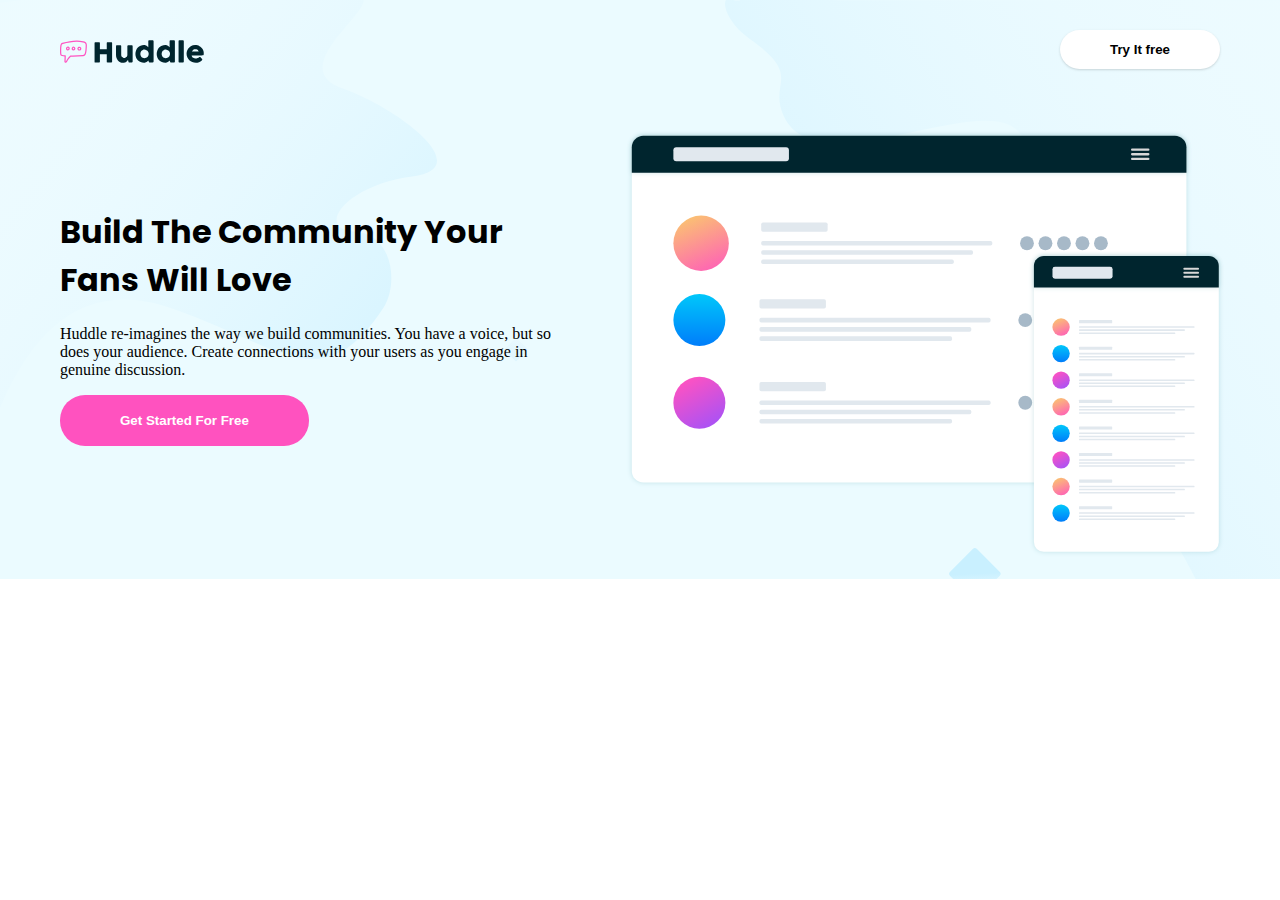
<file: header.html>
<!DOCTYPE html>
<html lang="en">
  <head>
    <meta charset="UTF-8" />
    <meta name="viewport" content="width=device-width, initial-scale=1.0" />
    <title>Huddle</title>
    <link rel="stylesheet" href="header.css" />
    <link
      href="https://fonts.googleapis.com/css2?family=Poppins:wght@100;400&display=swap"
      rel="stylesheet"
    />
  </head>
  <body>
    <header>
      <div class="header_haut">
        <div>
          <img src="images/logo.svg" class="logo" alt="Logo Huddle" />
        </div>
        <div>
          <button class="open-button" onclick="openForm()">Try It free</button>
          <div class="form-popup" id="myForm">
            <form action="" class="form-container">
              <div>
                <button type="button" class="btn cancel" onclick="closeForm()">
                  ✖
                </button>
                <h2>Inscription</h2>
              </div>

              <div class="field">
                <label for="lastname">Nom</label>
                <input
                  placeholder="Renseignez votre nom"
                  type="text"
                  name="lastname"
                  id="lastname"
                />
              </div>
              <div class="field">
                <label for="firstname">Prénom</label>
                <input
                  placeholder="Renseignez votre prénom"
                  type="text"
                  name="firstname"
                  id="firstname"
                />
              </div>

              <label for="email"><b>Email</b></label>
              <input
                type="text"
                placeholder="Renseignez votre adresse mail"
                name="email"
                required
              />

              <label for="psw"><b>Mot de passe</b></label>
              <input
                type="password"
                placeholder="Choississez un mot de passe"
                name="psw"
                required
              />

              <button type="submit" class="btn">S'inscrire</button>
            </form>
          </div>
        </div>
      </div>
      <div class="header_bas">
        <div class="bloc">
          <h1>Build The Community Your Fans Will Love</h1>
          <p>
            Huddle re-imagines the way we build communities. You have a voice,
            but so does your audience. Create connections with your users as you
            engage in genuine discussion.
          </p>
          <button class="pink-btn" alt="bouton commencer gratuitement">
            Get Started For Free
          </button>
        </div>
        <div class="grande_image">
          <img
            src="images/illustration_mockups.svg"
            id="image_mockup"
            alt="Image de mockup d'écran d'ordinateur et de téléphone"
          />
        </div>
      </div>
    </header>
  </body>

  <script src="script.js"></script>
</html>
</file>
<file: footer.css>
footer {
  background-color: hsl(192, 100%, 9%);
  color: white;
  font-size: 12px;
  font-family: "Open Sans", sans-serif;
  padding: 100px 50px 50px 50px;
}

.colquatre {
  display: flex;
  gap: 20px;
  height: 50%;
  margin-top: 10px;
  
}


svg:hover {
  color: hsl(322, 100%, 66%);
}

.container {
  display: flex;
  justify-content: space-around;
}

.lien-maps {
  text-align: center;
}

.copyright {
  display: flex;
  justify-content: flex-end;
  margin-right: 55px;
  font-size: 8px;
  padding-bottom: 35px;
  margin-bottom: 0;
  margin-top: 0;
}

li {
  list-style-type: none;
}

ul li {
  margin-top: 15px;
}

a {
  text-decoration: none;
  color: white;
}

.colun ul li {
  display: flex;
  gap: 20px;
  max-width: 325PX;

}

a:hover {
  text-decoration: underline;
}

.svgSM {  
  padding: 5px;        
  display: flex;        
  justify-content: center;        
  align-items: center;        
  border:1px solid rgb(255, 252, 252);        
  border-radius: 100%;  
} 

.svgSM:hover {   
  color: hsl(322, 100%, 66%);
  border-color: hsl(322, 100%, 66%)
}



@media screen and (max-width: 576px) {
  .container {
    display: flex;
    flex-direction: column;
  }

  .colquatre {
    display: flex;
    justify-content: center;
  }

  .copyright {
    display: flex;
    justify-content: center;
    width: 50%;
    margin: auto;
    margin-top: 50px;
  }


  .colun {
    display: flex;
    justify-content: flex-start;
    margin-left: 0%;
    gap: 0PX;
  }

  .colun ul li {
    display: flex;
    gap: 20px;
    max-width: 260PX;
  }

  ul{
        margin-block-end: 0px;

  }
}
</file>
<file: style.css>
body {
    font-size: 18px;
    line-height: 1.6;
}

.allbutfooter {
    display: flex;
    flex-direction: column;
    align-items: center;
}
/*Style box 1*/
.firstBox {
    display: flex;
    justify-content: space-between;
    align-items: center;
    margin: 150px 50px 40px 50px;
    padding: 80px;
    border-radius: 10px;
    box-shadow: 0 4px 6px 5px rgba(0, 0, 0, 0.1),
        0 2px 4px -1px rgba(0, 0, 0, 0.06);   
}
/*Style box 2*/
.secondBox {
    display: flex;
    flex-direction: row-reverse;
    justify-content: space-between;
    align-items: center;
    padding: 80px;
    margin: 40px 50px 40px 50px;
    border-radius: 10px;
    box-shadow: 0 4px 6px 5px rgba(0, 0, 0, 0.1),
        0 2px 4px -1px rgba(0, 0, 0, 0.06);
}
/*Style box 3*/
.thirdBox {
    display: flex;
    justify-content: space-between;
    align-items: center;
    padding: 80px;
    margin: 40px 50px 150px 50px;
    border-radius: 10px;
    box-shadow: 0 4px 6px 5px rgba(0, 0, 0, 0.1),
        0 2px 4px -1px rgba(0, 0, 0, 0.06);
}
/*Les 3 images*/
.img-card {
    width: 40%;
    height: auto;
}
/*Titre de chaque box*/
.title-card{
    font-weight: 700;
    font-family: "Poppins";
}
/*Texte de chaque box*/
.textContent {
    font-family: "Open Sans";
    font-weight: 400;
    color:darkgrey;
    max-width: 490px;
}

/*ENCART FLOTTANT*/
.floatContainer {
    width: 500px;
    height: auto;
    display: flex;
    flex-direction: column;
    transform: translateY(30%);
    align-items: center;
    gap: 20px;
    z-index:9999;
    background-color: #ffffff;
    padding: 50px;
    border-radius: 10px;
    box-shadow: 0 4px 6px 5px rgba(0, 0, 0, 0.1),
    0 2px 4px -1px rgba(0, 0, 0, 0.06); 
}
.floatMessage {
    margin: 0;
    text-align: center;
    white-space: nowrap;
    font-style: bold;
    font-family: "Poppins";
    font-weight: 700;
}
#sticky-btn {
    width: max-content;
    font-weight: 600;
    border: none;
    outline: none;
    background-color: hsl(322, 100%, 66%);
    color: #ffffff;
    border-radius: 25px;
    cursor: pointer;
    padding: 18px 60px 18px 60px;
    transition: all 0.3s ease-out 100ms 
}
/*MEDIA QUERIES*/
@media only screen and (max-width: 576px){
    .firstBox {
        flex-direction: column-reverse;
        text-align: center;
    }
    .secondBox {
        flex-direction: column-reverse;
        text-align: center;
    }
    .thirdBox {
        flex-direction: column-reverse;
        text-align: center;
    }
    .img-card{
        margin-top: 20px;
        margin-bottom: 20px;
        width: 100%;
        
    }
    .floatContainer {
        width: 70%;
        height: auto;
    }
    .floatMessage {
        padding-left: 10px;
        padding-right: 10px;
    }
}
</file>
<file: header.css>
body {
  margin: 0;
}

header {
  font-family: "Poppins";
  background-color: hsl(193, 100%, 96%);
  background-image: url("images/bg_hero_desktop.svg");
  background-repeat: no-repeat;

}
p {
  font-family: "Open Sans";
  font-weight: 400;
}
.header_haut {
  display: flex;
  justify-content: space-between;
  padding: 30px 60px 45px;
}

.logo {
  width: 60%;
  height: auto;
  padding: 10px 0 0 0;
}

.open-button {
  cursor: pointer;
  font-weight: 600;
  border: none;
  outline: none;
  background-color: #ffffff;
  color: #000000;
  border-radius: 25px;
  box-shadow: 0 1px 3px 0 rgba(0, 0, 0, 0.1), 0 1px 2px 0 rgba(0, 0, 0, 0.06);
  padding: 12px 50px 12px 50px;
  transition: all 0.3s ease-out 100ms
}

.open-button:hover {
    box-shadow: 0 5px 3px 0 rgba(0, 0, 0, 0.1), 0 1px 2px 0 rgba(0, 0, 0, 0.06);
    transform: scale(120%);
}

 .form-popup {
  display: none;
  position: fixed;
  top: 0;
  left: 0;
  width: 100%;
  height: 100%;
  background: rgba(0, 0, 0, 0.5);
}


.popup-content {
  position: absolute;
  top: 50%;
  left: 50%;
  transform: translate(-50%, -50%);
  background: #fff;
  padding: 20px;
  border-radius: 5px;
  box-shadow: 0px 0px 10px rgba(0, 0, 0, 0.5);
}

.close {
  position: absolute;
  top: 10px;
  right: 10px;
  font-size: 20px;
  cursor: pointer;
}

/*h2 du popup*/
h2{
  font-size: 30px;
  margin: 0 0 25px 0;
}

/* Style form-container */
.form-container {
  max-width: 300px;
  padding: 10px;
  background-color: white;
}

/* Champs Input */
.form-container input[type=text], .form-container input[type=password] {
  width: 90%;
  padding: 15px;
  margin: 5px 0 22px 0;
  border: none;
  border-radius:25px;
  background: #f1f1f1;
}

/* Changement couleur quand on clique sur les input */
.form-container input[type=text]:focus, .form-container input[type=password]:focus {
  background-color: #ddd;
  outline: none;
}

/* Style du bouton "s'inscrire" dans la pop-up */
.form-container .btn {
  background-color: hsl(322, 100%, 66%);
  color: white;
  padding: 16px 20px;
  border: none;
  border-radius : 25px;
  cursor: pointer;
  width: 100%;
  margin-bottom:10px;
  opacity: 0.8;
  transition: all 0.3s ease-out 100ms;
}

/* Style du bouton croix de la pop-up */
.form-container .cancel {
  background-color: rgb(107, 106, 106);
  max-width: 10%;
  padding: 2px;
  margin: 0 0 0 271px;
}

/* Effet Hover sur le bouton */
.form-container .btn:hover, .open-button:hover {
  opacity: 1;
  background-color: #fb4eca;
  color: #f1f1f1;
  transform: scale(1.05);
}
/*Header bas = titre + texte + image*/
.header_bas {
  display: flex;
  padding: 15px 60px;
}
/*Bloc = titre + texte + bouton du header*/
.bloc {
  max-width: 44%;
  padding: 56px 0 0 0;
}
/*Style du bouton "Get started for free"*/
.pink-btn {
  font-weight: 600;
  border: none;
  outline: none;
  background-color: hsl(322, 100%, 66%);
  color: #ffffff;
  border-radius: 25px;
  cursor: pointer;
  padding: 18px 60px 18px 60px;
  transition: all 0.3s ease-out 100ms
}
/*HOVER des 2 boutons*/
.pink-btn:hover, #sticky-btn:hover {
  background-color: hsl(322, 100%, 75%);
  transform: scale(120%);
}

#image_mockup {
  max-width: 92%;
  padding: 0 0 0 56px;
}
@media only screen and (min-width: 737px) and (max-width: 950px) {
  /* TABLETTE */
  .header_haut {
    padding: 15px 30px 75px;
  }

  .header_bas {
    padding: 0px 30px 65px;
  }

  .bloc {
    max-width: 42%;
    padding: 25px 0 0 0;
    font-size: 13px;
  }

  #image_mockup {
    max-width: 90%;
    padding: 0px 0 0 40px;
  }
}

@media only screen and (min-width: 576px) and (max-width: 736px) {
  /*TABLETTE 2.0*/
  .header_haut {
    padding: 15px 20px 55px;
  }

  .header_bas {
    padding: 15px 20px 75px;
  }

  .bloc {
    max-width: 45%;
    padding: 12px 0 0 0;
    font-size: 12px;
  }

  #image_mockup {
    max-width: 95%;
    padding: 0 0 0 23px;
  }
}

@media only screen and (max-width: 576px) {
  /* PORTABLE */
  header {
    background-color: hsl(193, 100%, 96%);
    background-image: url("images/bg_hero_mobile.svg");
    background-repeat: no-repeat;
  }

.header_haut {
margin-top: 20px;
padding: 5px;

}
.open-button {
  padding: 10px 30px 10px 30px;
}


  .header_bas {
    flex-direction: column;
    align-items: center;
    padding: 0;
  }

  .bloc {
    text-align: center;
    max-width: 84%;
  }

  .button_2 {
    padding: 10px 60px;
    margin-top: 16px;
  }

  .grande_image {
    display: flex;
    justify-content: center;
  }

  #image_mockup {
    max-width: 80%;
    padding: 50px;
  }
}
</file>
